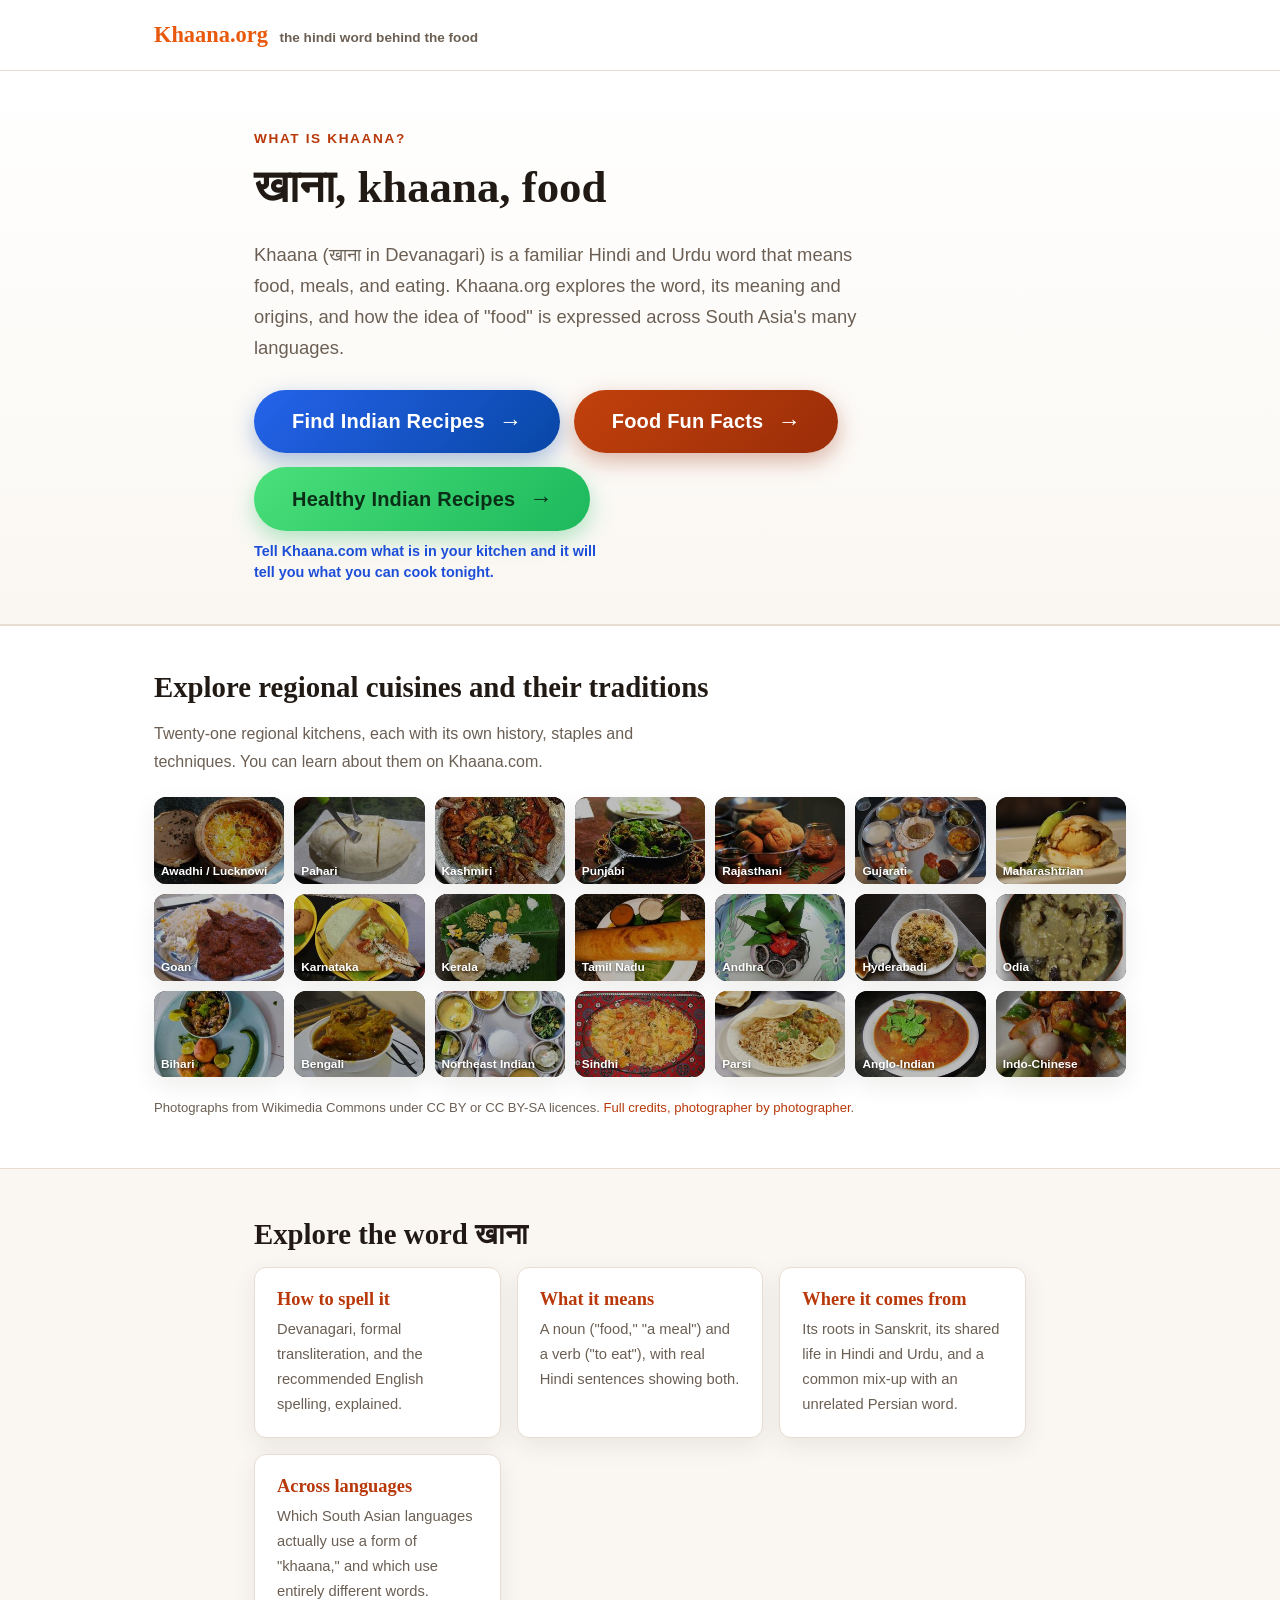
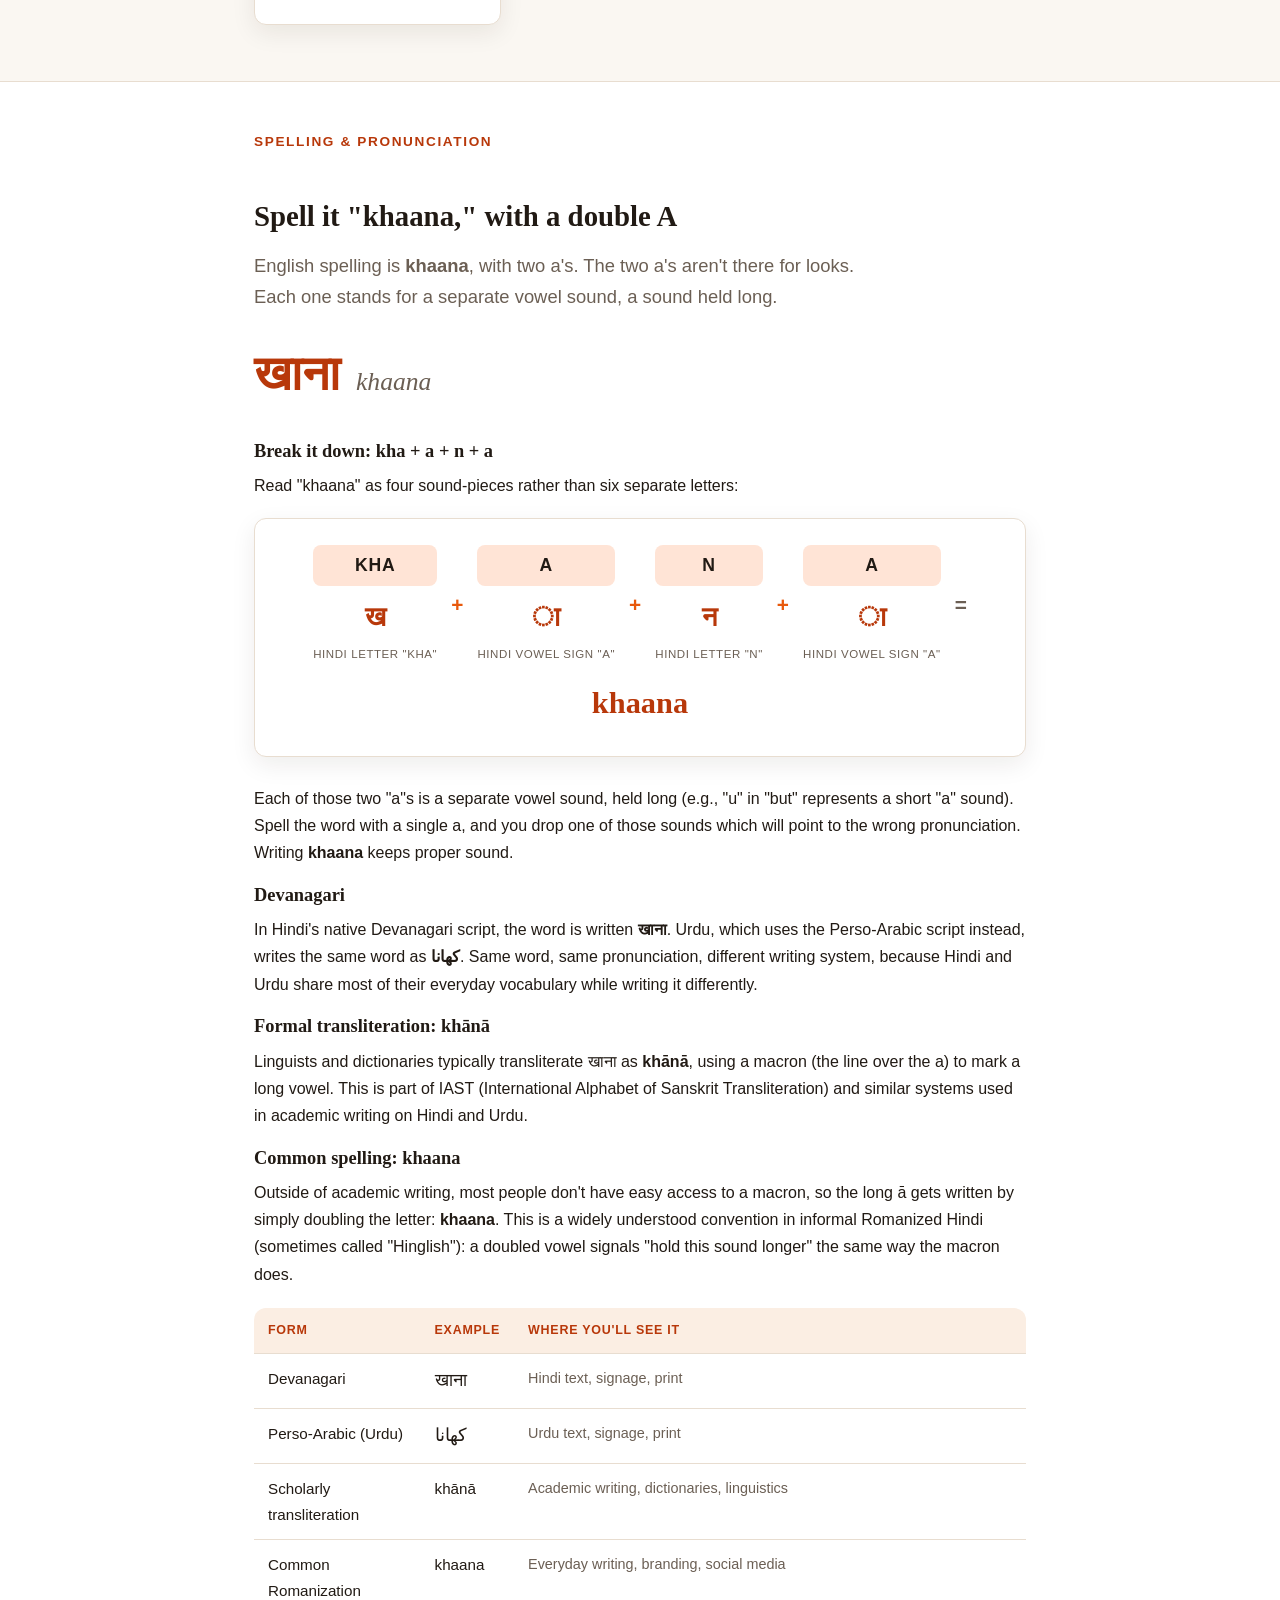
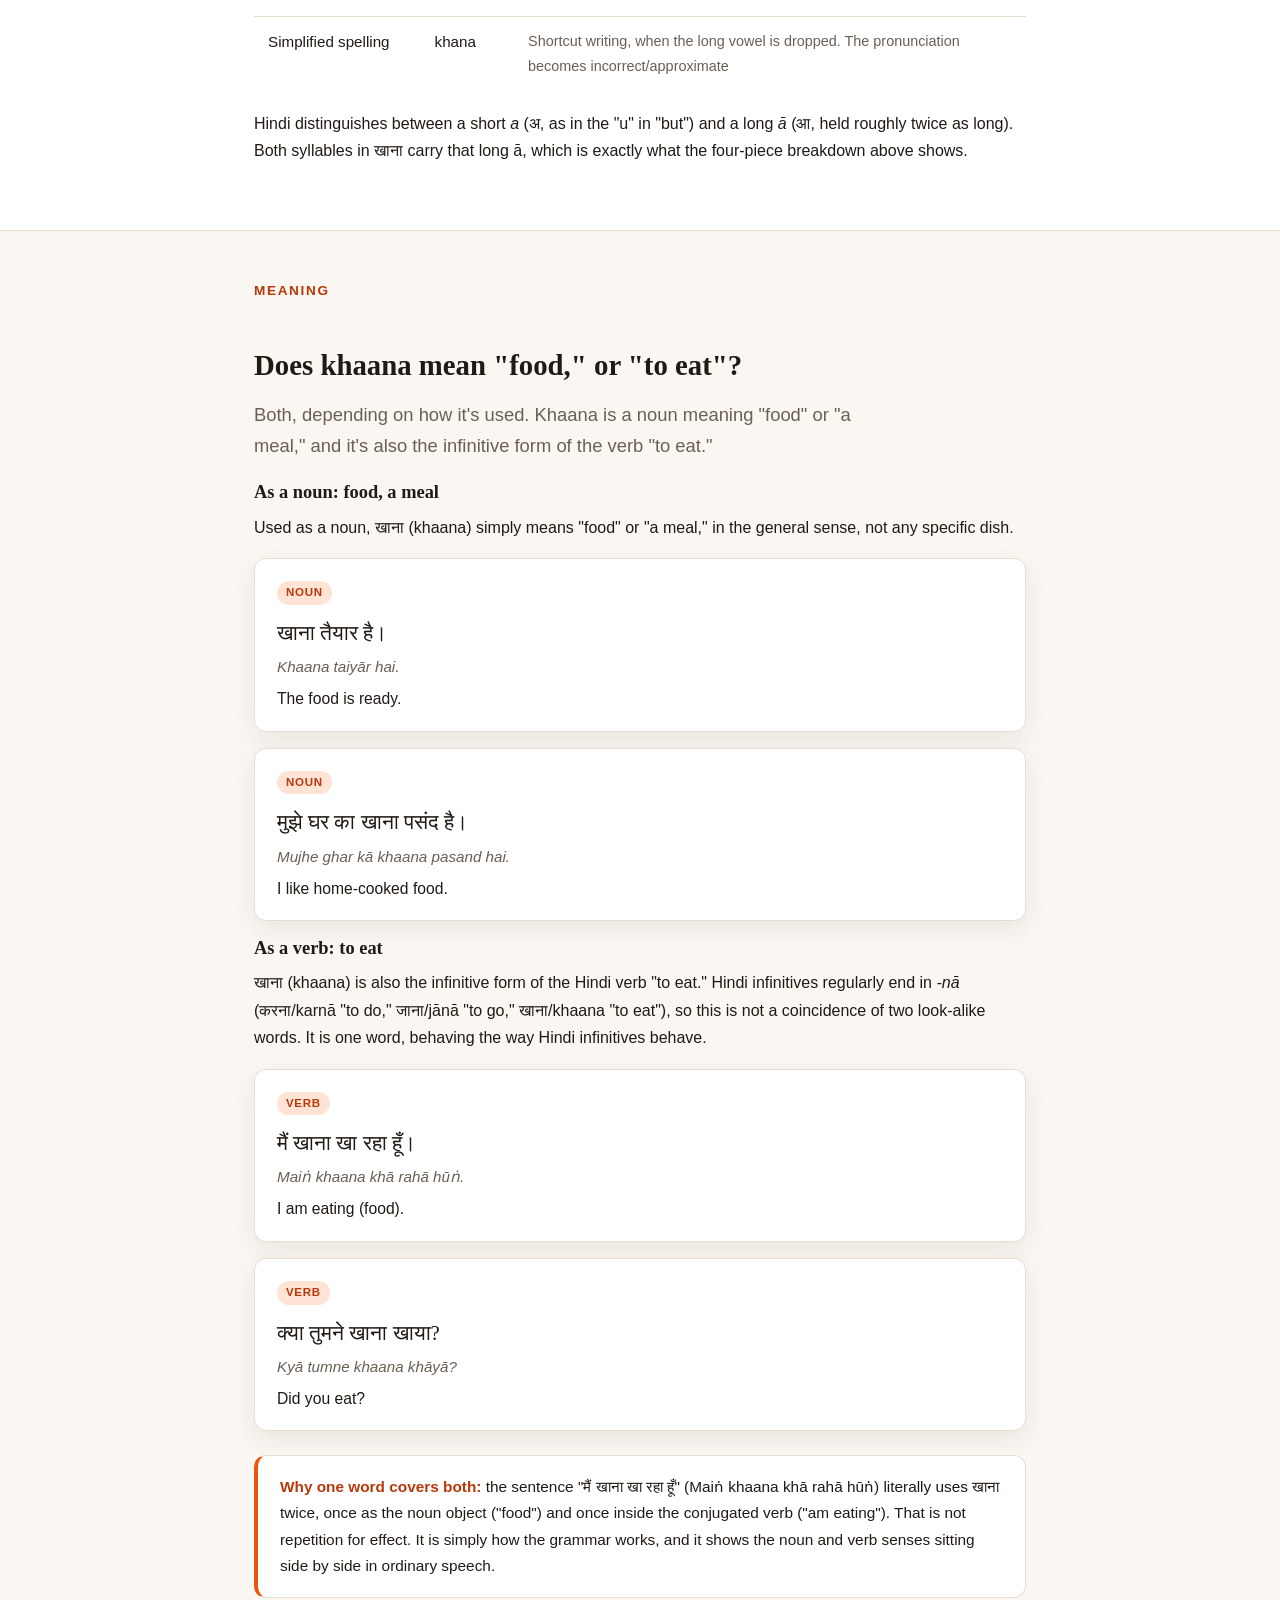
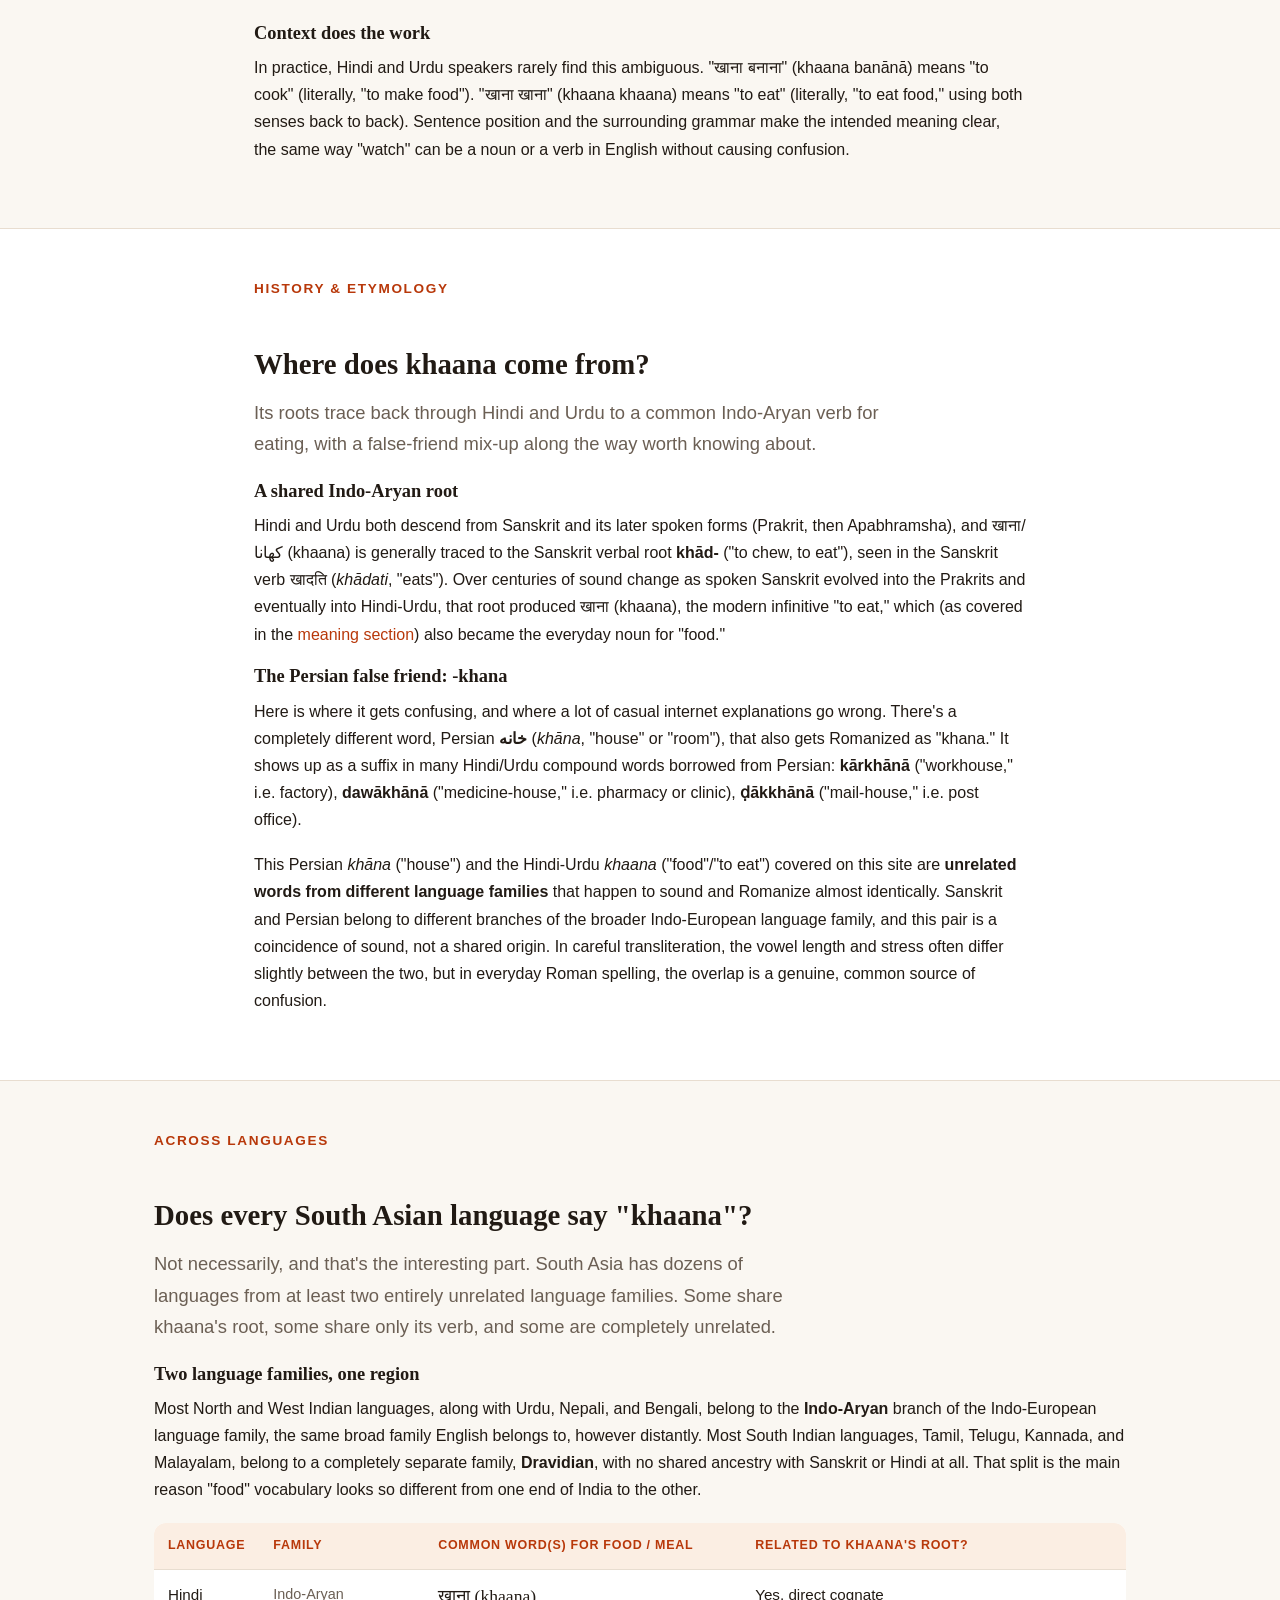
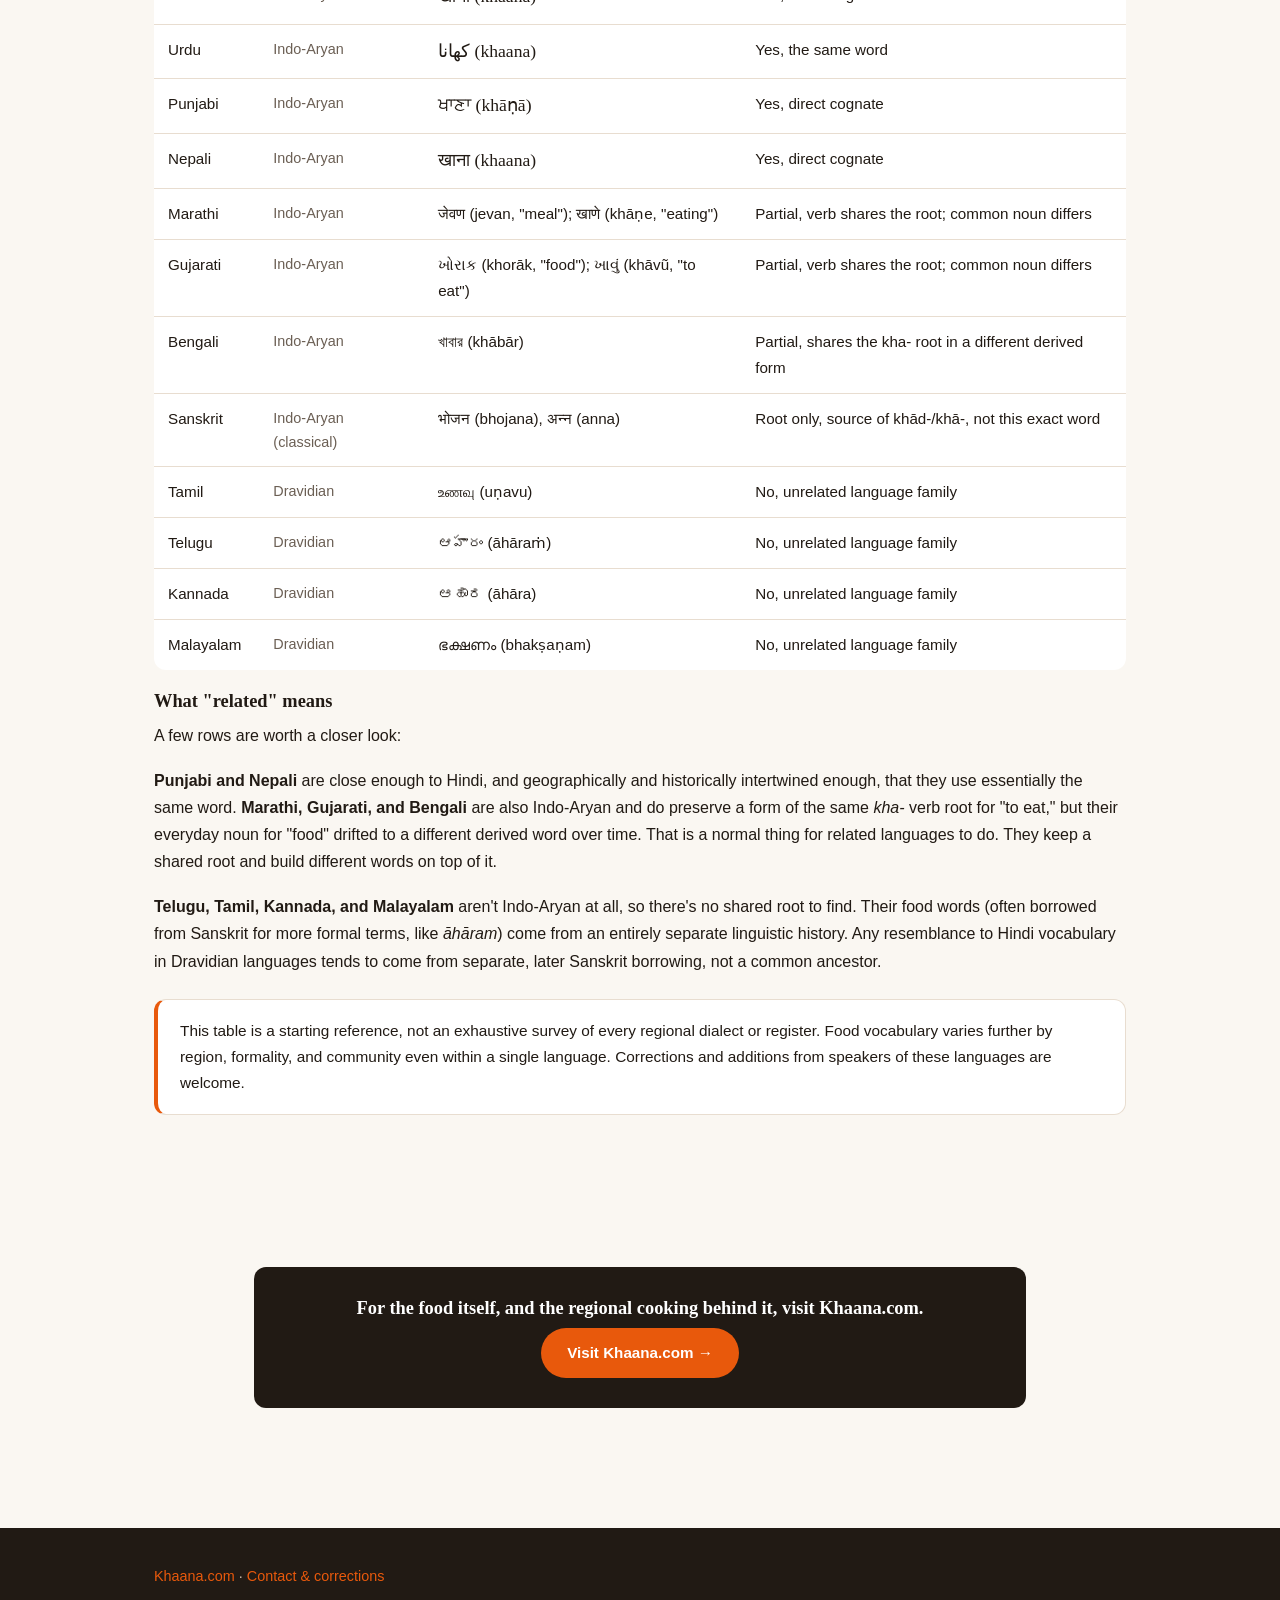
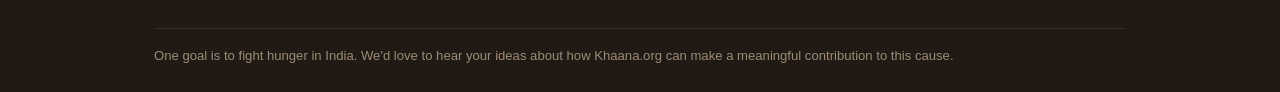
<file: index.html>
<!DOCTYPE html>
<html lang="en">
<head>
<meta charset="UTF-8" />
<meta name="viewport" content="width=device-width, initial-scale=1.0" />
<title>Khaana (खाना): Meaning, Spelling and Pronunciation in Hindi &amp; Urdu</title>
<meta name="description" content="What khaana (खाना) means in Hindi and Urdu, why it is spelled with two a's, how to pronounce it, where the word comes from, and how other South Asian languages say food." />
<link rel="canonical" href="https://khaana.org/" />
<meta property="og:type" content="website" />
<meta property="og:site_name" content="Khaana.org" />
<meta property="og:title" content="Khaana (खाना): what the word means in Hindi and Urdu" />
<meta property="og:description" content="How to spell and pronounce khaana, what it means, where it comes from, and how South Asian languages say food." />
<meta property="og:url" content="https://khaana.org/" />
<meta name="twitter:card" content="summary" />
<link rel="stylesheet" href="style.css" />
<script type="application/ld+json">
[
 {
  "@context": "https://schema.org",
  "@type": "WebSite",
  "name": "Khaana.org",
  "url": "https://khaana.org/",
  "description": "The Hindi and Urdu word khaana (खाना): what it means, how to spell and pronounce it, where it comes from, and how South Asian languages say food."
 },
 {
  "@context": "https://schema.org",
  "@type": "DefinedTerm",
  "name": "khaana",
  "alternateName": [
   "खाना",
   "کھانا",
   "khana",
   "khaanaa"
  ],
  "inDefinedTermSet": {
   "@type": "DefinedTermSet",
   "name": "Hindi and Urdu vocabulary"
  },
  "description": "Hindi and Urdu for food, a meal, or the infinitive verb to eat. Written खाना in Devanagari and کھانا in the Perso-Arabic script.",
  "url": "https://khaana.org/"
 },
 {
  "@context": "https://schema.org",
  "@type": "FAQPage",
  "mainEntity": [
   {
    "@type": "Question",
    "name": "Does khaana mean food or to eat?",
    "acceptedAnswer": {
     "@type": "Answer",
     "text": "Both, depending on how it is used. Khaana is a noun meaning food or a meal, and it is also the infinitive form of the verb to eat."
    }
   },
   {
    "@type": "Question",
    "name": "Is it spelled khaana or khana?",
    "acceptedAnswer": {
     "@type": "Answer",
     "text": "Khaana, with two a's. Each a stands for a separate vowel sound and both are held long. Spelling it khana drops one of those sounds and points to a different pronunciation."
    }
   },
   {
    "@type": "Question",
    "name": "How is khaana written in Devanagari and Urdu?",
    "acceptedAnswer": {
     "@type": "Answer",
     "text": "खाना in Devanagari, as Hindi writes it, and کھانا in the Perso-Arabic script, as Urdu writes it. Same word and same pronunciation in two writing systems."
    }
   },
   {
    "@type": "Question",
    "name": "Where does the word khaana come from?",
    "acceptedAnswer": {
     "@type": "Answer",
     "text": "Its roots trace back through Hindi and Urdu to a common Indo-Aryan verb for eating."
    }
   },
   {
    "@type": "Question",
    "name": "Does every South Asian language say khaana?",
    "acceptedAnswer": {
     "@type": "Answer",
     "text": "No. South Asia has dozens of languages from at least two unrelated families. Some share the root of khaana, some share only its verb, and some are unrelated to it entirely."
    }
   }
  ]
 }
]
</script>

</head>
<body>

<header class="site-header">
  <div class="nav-wrap">
    <a href="/" class="brand">Khaana.org <span>the hindi word behind the food</span></a>
  </div>
</header>

<div class="page-head">
  <div class="container">
    <div class="eyebrow">What is Khaana?</div>
    <h1>खाना, khaana, food</h1>
    <p class="lede">Khaana (खाना in Devanagari) is a familiar Hindi and Urdu word that means food, meals, and eating. Khaana.org explores the word, its meaning and origins, and how the idea of "food" is expressed across South Asia's many languages.</p>

    <!-- Straight through to the recipes. This site is about the word; anyone
         who arrived wanting the food should not have to find the footer link
         to get there. Same button as the one on khaana.com's home page. -->
    <p class="cook-cta-wrap">
      <span class="cta-row">
        <a class="cook-cta" href="https://khaana.com/cook.html">
          <span class="cook-cta-label">Find Indian Recipes</span>
          <span class="cook-cta-arrow" aria-hidden="true">&rarr;</span>
        </a>
        <a class="cook-cta cook-cta-terracotta" href="https://khaana.com/fun-facts.html">
          <span class="cook-cta-label">Food Fun Facts</span>
          <span class="cook-cta-arrow" aria-hidden="true">&rarr;</span>
        </a>
        <a class="cook-cta cook-cta-green" href="https://khaana.com/healthy-indian-recipes.html">
          <span class="cook-cta-label">Healthy Indian Recipes</span>
          <span class="cook-cta-arrow" aria-hidden="true">&rarr;</span>
        </a>
      </span>
      <span class="cook-cta-note">Tell Khaana.com what is in your kitchen and it will tell you what you can cook tonight.</span>
    </p>
  </div>
</div>

<section class="cuisines-band">
  <div class="container-wide">
    <h2 id="cuisines">Explore regional cuisines and their traditions</h2>
    <p class="cuisines-intro">Twenty-one regional kitchens, each with its own history, staples and
      techniques. You can learn about them on Khaana.com.</p>
    <div class="cuisine-grid">
        <a class="cuisine-tile" href="https://khaana.com/awadhi-lucknowi.html">
          <img src="assets/cuisines/awadhi-lucknowi.jpg" alt="" width="240" height="160" loading="lazy" decoding="async" />
          <span>Awadhi / Lucknowi</span>
        </a>
        <a class="cuisine-tile" href="https://khaana.com/pahari.html">
          <img src="assets/cuisines/pahari.jpg" alt="" width="240" height="160" loading="lazy" decoding="async" />
          <span>Pahari</span>
        </a>
        <a class="cuisine-tile" href="https://khaana.com/kashmiri.html">
          <img src="assets/cuisines/kashmiri.jpg" alt="" width="240" height="160" loading="lazy" decoding="async" />
          <span>Kashmiri</span>
        </a>
        <a class="cuisine-tile" href="https://khaana.com/punjabi.html">
          <img src="assets/cuisines/punjabi.jpg" alt="" width="240" height="160" loading="lazy" decoding="async" />
          <span>Punjabi</span>
        </a>
        <a class="cuisine-tile" href="https://khaana.com/rajasthani.html">
          <img src="assets/cuisines/rajasthani.jpg" alt="" width="240" height="160" loading="lazy" decoding="async" />
          <span>Rajasthani</span>
        </a>
        <a class="cuisine-tile" href="https://khaana.com/gujarati.html">
          <img src="assets/cuisines/gujarati.jpg" alt="" width="240" height="160" loading="lazy" decoding="async" />
          <span>Gujarati</span>
        </a>
        <a class="cuisine-tile" href="https://khaana.com/maharashtrian.html">
          <img src="assets/cuisines/maharashtrian.jpg" alt="" width="240" height="160" loading="lazy" decoding="async" />
          <span>Maharashtrian</span>
        </a>
        <a class="cuisine-tile" href="https://khaana.com/goan.html">
          <img src="assets/cuisines/goan.jpg" alt="" width="240" height="160" loading="lazy" decoding="async" />
          <span>Goan</span>
        </a>
        <a class="cuisine-tile" href="https://khaana.com/karnataka.html">
          <img src="assets/cuisines/karnataka.jpg" alt="" width="240" height="160" loading="lazy" decoding="async" />
          <span>Karnataka</span>
        </a>
        <a class="cuisine-tile" href="https://khaana.com/kerala.html">
          <img src="assets/cuisines/kerala.jpg" alt="" width="240" height="160" loading="lazy" decoding="async" />
          <span>Kerala</span>
        </a>
        <a class="cuisine-tile" href="https://khaana.com/tamil-nadu.html">
          <img src="assets/cuisines/tamil-nadu.jpg" alt="" width="240" height="160" loading="lazy" decoding="async" />
          <span>Tamil Nadu</span>
        </a>
        <a class="cuisine-tile" href="https://khaana.com/andhra.html">
          <img src="assets/cuisines/andhra.jpg" alt="" width="240" height="160" loading="lazy" decoding="async" />
          <span>Andhra</span>
        </a>
        <a class="cuisine-tile" href="https://khaana.com/hyderabadi.html">
          <img src="assets/cuisines/hyderabadi.jpg" alt="" width="240" height="160" loading="lazy" decoding="async" />
          <span>Hyderabadi</span>
        </a>
        <a class="cuisine-tile" href="https://khaana.com/odia.html">
          <img src="assets/cuisines/odia.jpg" alt="" width="240" height="160" loading="lazy" decoding="async" />
          <span>Odia</span>
        </a>
        <a class="cuisine-tile" href="https://khaana.com/bihari.html">
          <img src="assets/cuisines/bihari.jpg" alt="" width="240" height="160" loading="lazy" decoding="async" />
          <span>Bihari</span>
        </a>
        <a class="cuisine-tile" href="https://khaana.com/bengali.html">
          <img src="assets/cuisines/bengali.jpg" alt="" width="240" height="160" loading="lazy" decoding="async" />
          <span>Bengali</span>
        </a>
        <a class="cuisine-tile" href="https://khaana.com/northeast-indian.html">
          <img src="assets/cuisines/northeast-indian.jpg" alt="" width="240" height="160" loading="lazy" decoding="async" />
          <span>Northeast Indian</span>
        </a>
        <a class="cuisine-tile" href="https://khaana.com/sindhi.html">
          <img src="assets/cuisines/sindhi.jpg" alt="" width="240" height="160" loading="lazy" decoding="async" />
          <span>Sindhi</span>
        </a>
        <a class="cuisine-tile" href="https://khaana.com/parsi.html">
          <img src="assets/cuisines/parsi.jpg" alt="" width="240" height="160" loading="lazy" decoding="async" />
          <span>Parsi</span>
        </a>
        <a class="cuisine-tile" href="https://khaana.com/anglo-indian.html">
          <img src="assets/cuisines/anglo-indian.jpg" alt="" width="240" height="160" loading="lazy" decoding="async" />
          <span>Anglo-Indian</span>
        </a>
        <a class="cuisine-tile" href="https://khaana.com/indo-chinese.html">
          <img src="assets/cuisines/indo-chinese.jpg" alt="" width="240" height="160" loading="lazy" decoding="async" />
          <span>Indo-Chinese</span>
        </a>
    </div>
    <p class="cuisines-credit">Photographs from Wikimedia Commons under CC BY or CC BY-SA
      licences. <a href="https://khaana.com/credits.html">Full credits, photographer by
      photographer</a>.</p>
  </div>
</section>

<section>
  <div class="container">
    <h2>Explore the word खाना</h2>
    <div class="card-grid">
      <a class="nav-card" href="#spelling">
        <h3>How to spell it</h3>
        <p>Devanagari, formal transliteration, and the recommended English spelling, explained.</p>
      </a>
      <a class="nav-card" href="#meaning">
        <h3>What it means</h3>
        <p>A noun ("food," "a meal") and a verb ("to eat"), with real Hindi sentences showing both.</p>
      </a>
      <a class="nav-card" href="#history">
        <h3>Where it comes from</h3>
        <p>Its roots in Sanskrit, its shared life in Hindi and Urdu, and a common mix-up with an unrelated Persian word.</p>
      </a>
      <a class="nav-card" href="#languages">
        <h3>Across languages</h3>
        <p>Which South Asian languages actually use a form of "khaana," and which use entirely different words.</p>
      </a>
    </div>
  </div>
</section>

<section id="spelling" class="band-paper">
  <div class="container">
    <div class="eyebrow">Spelling &amp; pronunciation</div>
    <h2>Spell it "khaana," with a double A</h2>
    <p class="lede">English spelling is <strong>khaana</strong>, with two a's. The two a's aren't there for looks. Each one stands for a separate vowel sound, a sound held long.</p>

    <div class="word-display">
      <span class="dev">खाना</span>
      <span class="translit">khaana</span>
    </div>

    <h3>Break it down: kha + a + n + a</h3>
    <p>Read "khaana" as four sound-pieces rather than six separate letters:</p>

    <div class="breakdown">
      <div class="breakdown-piece">
        <div class="en">KHA</div>
        <div class="dev">ख</div>
        <div class="label">Hindi letter "kha"</div>
      </div>
      <div class="breakdown-plus">+</div>
      <div class="breakdown-piece">
        <div class="en">A</div>
        <div class="dev">ा</div>
        <div class="label">Hindi vowel sign "a"</div>
      </div>
      <div class="breakdown-plus">+</div>
      <div class="breakdown-piece">
        <div class="en">N</div>
        <div class="dev">न</div>
        <div class="label">Hindi letter "n"</div>
      </div>
      <div class="breakdown-plus">+</div>
      <div class="breakdown-piece">
        <div class="en">A</div>
        <div class="dev">ा</div>
        <div class="label">Hindi vowel sign "a"</div>
      </div>
      <div class="breakdown-equals">=</div>
      <div class="breakdown-result">khaana</div>
    </div>

    <p>Each of those two "a"s is a separate vowel sound, held long (e.g., "u" in "but" represents a short "a" sound). Spell the word with a single a, and you drop one of those sounds which will point to the wrong pronunciation. Writing <strong>khaana</strong> keeps proper sound.</p>

    <h3>Devanagari</h3>
    <p>In Hindi's native Devanagari script, the word is written <strong>खाना</strong>. Urdu, which uses the Perso-Arabic script instead, writes the same word as <strong>کھانا</strong>. Same word, same pronunciation, different writing system, because Hindi and Urdu share most of their everyday vocabulary while writing it differently.</p>

    <h3>Formal transliteration: khānā</h3>
    <p>Linguists and dictionaries typically transliterate खाना as <strong>khānā</strong>, using a macron (the line over the a) to mark a long vowel. This is part of IAST (International Alphabet of Sanskrit Transliteration) and similar systems used in academic writing on Hindi and Urdu.</p>

    <h3>Common spelling: khaana</h3>
    <p>Outside of academic writing, most people don't have easy access to a macron, so the long ā gets written by simply doubling the letter: <strong>khaana</strong>. This is a widely understood convention in informal Romanized Hindi (sometimes called "Hinglish"): a doubled vowel signals "hold this sound longer" the same way the macron does.</p>

    <div class="table-wrap">
      <table>
        <thead><tr><th>Form</th><th>Example</th><th>Where you'll see it</th></tr></thead>
        <tbody>
          <tr><td>Devanagari</td><td class="dev">खाना</td><td class="muted">Hindi text, signage, print</td></tr>
          <tr><td>Perso-Arabic (Urdu)</td><td class="dev">کھانا</td><td class="muted">Urdu text, signage, print</td></tr>
          <tr><td>Scholarly transliteration</td><td>khānā</td><td class="muted">Academic writing, dictionaries, linguistics</td></tr>
          <tr><td>Common Romanization</td><td>khaana</td><td class="muted">Everyday writing, branding, social media</td></tr>
          <tr><td>Simplified spelling</td><td>khana</td><td class="muted">Shortcut writing, when the long vowel is dropped. The pronunciation becomes incorrect/approximate</td></tr>
        </tbody>
      </table>
    </div>

    <p>Hindi distinguishes between a short <em>a</em> (अ, as in the "u" in "but") and a long <em>ā</em> (आ, held roughly twice as long). Both syllables in खाना carry that long ā, which is exactly what the four-piece breakdown above shows. 
</section>

<section id="meaning">
  <div class="container">
    <div class="eyebrow">Meaning</div>
    <h2>Does khaana mean "food," or "to eat"?</h2>
    <p class="lede">Both, depending on how it's used. Khaana is a noun meaning "food" or "a meal," and it's also the infinitive form of the verb "to eat."</p>

    <h3>As a noun: food, a meal</h3>
    <p>Used as a noun, खाना (khaana) simply means "food" or "a meal," in the general sense, not any specific dish.</p>

    <div class="example">
      <span class="tag">Noun</span>
      <div class="hi">खाना तैयार है।</div>
      <div class="translit">Khaana taiyār hai.</div>
      <div class="en">The food is ready.</div>
    </div>
    <div class="example">
      <span class="tag">Noun</span>
      <div class="hi">मुझे घर का खाना पसंद है।</div>
      <div class="translit">Mujhe ghar kā khaana pasand hai.</div>
      <div class="en">I like home-cooked food.</div>
    </div>

    <h3>As a verb: to eat</h3>
    <p>खाना (khaana) is also the infinitive form of the Hindi verb "to eat." Hindi infinitives regularly end in <em>-nā</em> (करना/karnā "to do," जाना/jānā "to go," खाना/khaana "to eat"), so this is not a coincidence of two look-alike words. It is one word, behaving the way Hindi infinitives behave.</p>

    <div class="example">
      <span class="tag">Verb</span>
      <div class="hi">मैं खाना खा रहा हूँ।</div>
      <div class="translit">Maiṅ khaana khā rahā hūṅ.</div>
      <div class="en">I am eating (food).</div>
    </div>
    <div class="example">
      <span class="tag">Verb</span>
      <div class="hi">क्या तुमने खाना खाया?</div>
      <div class="translit">Kyā tumne khaana khāyā?</div>
      <div class="en">Did you eat?</div>
    </div>

    <div class="callout">
      <strong>Why one word covers both:</strong> the sentence "मैं खाना खा रहा हूँ" (Maiṅ khaana khā rahā hūṅ) literally uses खाना twice, once as the noun object ("food") and once inside the conjugated verb ("am eating"). That is not repetition for effect. It is simply how the grammar works, and it shows the noun and verb senses sitting side by side in ordinary speech.
    </div>

    <h3>Context does the work</h3>
    <p>In practice, Hindi and Urdu speakers rarely find this ambiguous. "खाना बनाना" (khaana banānā) means "to cook" (literally, "to make food"). "खाना खाना" (khaana khaana) means "to eat" (literally, "to eat food," using both senses back to back). Sentence position and the surrounding grammar make the intended meaning clear, the same way "watch" can be a noun or a verb in English without causing confusion.</p>
  </div>
</section>

<section id="history" class="band-paper">
  <div class="container">
    <div class="eyebrow">History &amp; etymology</div>
    <h2>Where does khaana come from?</h2>
    <p class="lede">Its roots trace back through Hindi and Urdu to a common Indo-Aryan verb for eating, with a false-friend mix-up along the way worth knowing about.</p>

    <h3>A shared Indo-Aryan root</h3>
    <p>Hindi and Urdu both descend from Sanskrit and its later spoken forms (Prakrit, then Apabhramsha), and खाना/کھانا (khaana) is generally traced to the Sanskrit verbal root <strong>khād-</strong> ("to chew, to eat"), seen in the Sanskrit verb खादति (<em>khādati</em>, "eats"). Over centuries of sound change as spoken Sanskrit evolved into the Prakrits and eventually into Hindi-Urdu, that root produced खाना (khaana), the modern infinitive "to eat," which (as covered in the <a href="#meaning">meaning section</a>) also became the everyday noun for "food."</p>

    <h3>The Persian false friend: -khana</h3>
    <p>Here is where it gets confusing, and where a lot of casual internet explanations go wrong. There's a completely different word, Persian <strong>خانه</strong> (<em>khāna</em>, "house" or "room"), that also gets Romanized as "khana." It shows up as a suffix in many Hindi/Urdu compound words borrowed from Persian: <strong>kārkhānā</strong> ("workhouse," i.e. factory), <strong>dawākhānā</strong> ("medicine-house," i.e. pharmacy or clinic), <strong>ḍākkhānā</strong> ("mail-house," i.e. post office).</p>
    <p>This Persian <em>khāna</em> ("house") and the Hindi-Urdu <em>khaana</em> ("food"/"to eat") covered on this site are <strong>unrelated words from different language families</strong> that happen to sound and Romanize almost identically. Sanskrit and Persian belong to different branches of the broader Indo-European language family, and this pair is a coincidence of sound, not a shared origin. In careful transliteration, the vowel length and stress often differ slightly between the two, but in everyday Roman spelling, the overlap is a genuine, common source of confusion.</p>

  </div>
</section>

<section id="languages">
  <div class="container-wide">
    <div class="eyebrow">Across languages</div>
    <h2>Does every South Asian language say "khaana"?</h2>
    <p class="lede">Not necessarily, and that's the interesting part. South Asia has dozens of languages from at least two entirely unrelated language families. Some share khaana's root, some share only its verb, and some are completely unrelated.</p>

    <h3>Two language families, one region</h3>
    <p>Most North and West Indian languages, along with Urdu, Nepali, and Bengali, belong to the <strong>Indo-Aryan</strong> branch of the Indo-European language family, the same broad family English belongs to, however distantly. Most South Indian languages, Tamil, Telugu, Kannada, and Malayalam, belong to a completely separate family, <strong>Dravidian</strong>, with no shared ancestry with Sanskrit or Hindi at all. That split is the main reason "food" vocabulary looks so different from one end of India to the other.</p>

    <div class="table-wrap">
      <table>
        <thead>
          <tr><th>Language</th><th>Family</th><th>Common word(s) for food / meal</th><th>Related to khaana's root?</th></tr>
        </thead>
        <tbody>
          <tr><td>Hindi</td><td class="muted">Indo-Aryan</td><td class="dev">खाना (khaana)</td><td>Yes, direct cognate</td></tr>
          <tr><td>Urdu</td><td class="muted">Indo-Aryan</td><td class="dev">کھانا (khaana)</td><td>Yes, the same word</td></tr>
          <tr><td>Punjabi</td><td class="muted">Indo-Aryan</td><td class="dev">ਖਾਣਾ (khāṇā)</td><td>Yes, direct cognate</td></tr>
          <tr><td>Nepali</td><td class="muted">Indo-Aryan</td><td class="dev">खाना (khaana)</td><td>Yes, direct cognate</td></tr>
          <tr><td>Marathi</td><td class="muted">Indo-Aryan</td><td>जेवण (jevan, "meal"); खाणे (khāṇe, "eating")</td><td>Partial, verb shares the root; common noun differs</td></tr>
          <tr><td>Gujarati</td><td class="muted">Indo-Aryan</td><td>ખોરાક (khorāk, "food"); ખાવું (khāvũ, "to eat")</td><td>Partial, verb shares the root; common noun differs</td></tr>
          <tr><td>Bengali</td><td class="muted">Indo-Aryan</td><td>খাবার (khābār)</td><td>Partial, shares the kha- root in a different derived form</td></tr>
          <tr><td>Sanskrit</td><td class="muted">Indo-Aryan (classical)</td><td>भोजन (bhojana), अन्न (anna)</td><td>Root only, source of khād-/khā-, not this exact word</td></tr>
          <tr><td>Tamil</td><td class="muted">Dravidian</td><td>உணவு (uṇavu)</td><td>No, unrelated language family</td></tr>
          <tr><td>Telugu</td><td class="muted">Dravidian</td><td>ఆహారం (āhāraṁ)</td><td>No, unrelated language family</td></tr>
          <tr><td>Kannada</td><td class="muted">Dravidian</td><td>ಆಹಾರ (āhāra)</td><td>No, unrelated language family</td></tr>
          <tr><td>Malayalam</td><td class="muted">Dravidian</td><td>ഭക്ഷണം (bhakṣaṇam)</td><td>No, unrelated language family</td></tr>
        </tbody>
      </table>
    </div>

    <h3>What "related" means </h3>
    <p>A few rows are worth a closer look:</p>
    <p><strong>Punjabi and Nepali</strong> are close enough to Hindi, and geographically and historically intertwined enough, that they use essentially the same word. <strong>Marathi, Gujarati, and Bengali</strong> are also Indo-Aryan and do preserve a form of the same <em>kha-</em> verb root for "to eat," but their everyday noun for "food" drifted to a different derived word over time. That is a normal thing for related languages to do. They keep a shared root and build different words on top of it.</p>
    <p><strong>Telugu, Tamil, Kannada, and Malayalam</strong> aren't Indo-Aryan at all, so there's no shared root to find. Their food words (often borrowed from Sanskrit for more formal terms, like <em>āhāram</em>) come from an entirely separate linguistic history. Any resemblance to Hindi vocabulary in Dravidian languages tends to come from separate, later Sanskrit borrowing, not a common ancestor.</p>

    <div class="callout">
      This table is a starting reference, not an exhaustive survey of every regional dialect or register. Food vocabulary varies further by region, formality, and community even within a single language. Corrections and additions from speakers of these languages are welcome.
    </div>
  </div>
</section>

<section>
  <div class="container">
    <div class="cta-panel">
      <h3>For the food itself, and the regional cooking behind it, visit Khaana.com.</h3>
      <a class="cta-btn" href="https://khaana.com">Visit Khaana.com &rarr;</a>
    </div>
  </div>
</section>

<footer class="site-footer">
  <div class="container-wide">
    <div><a href="https://khaana.com">Khaana.com</a> &middot; <a href="mailto:strategychoice1@gmail.com">Contact &amp; corrections</a></div>
    <div class="foot-note">One goal is to fight hunger in India. We'd love to hear your ideas about how Khaana.org can make a meaningful contribution to this cause. </div>
  </div>
</footer>

</body>
</html>
</file>
<file: style.css>
:root {
  --cream: #faf7f2;
  --paper: #ffffff;
  --ink: #211a14;
  --ink-soft: #6b5f54;
  --accent: #e8590c;
  --accent-dark: #b8380a;
  --line: #e8ddd0;
  --devanagari: #b8380a;
  --radius: 12px;
  --shadow: 0 8px 24px rgba(35, 20, 8, 0.08);
  --serif: 'Georgia', 'Iowan Old Style', 'Palatino Linotype', serif;
  --sans: -apple-system, BlinkMacSystemFont, 'Segoe UI', Helvetica, Arial, sans-serif;
}

* { box-sizing: border-box; }
html { scroll-behavior: smooth; }

body {
  margin: 0;
  font-family: var(--sans);
  color: var(--ink);
  background: var(--cream);
  line-height: 1.7;
  overflow-x: hidden;
  -webkit-text-size-adjust: 100%;
}

img { max-width: 100%; display: block; }
a { color: var(--accent-dark); text-decoration: none; }
a:hover { text-decoration: underline; }

h1, h2, h3 {
  font-family: var(--serif);
  font-weight: 700;
  color: var(--ink);
  line-height: 1.25;
  margin: 0 0 0.5em;
}
h1 { font-size: clamp(1.9rem, 4.5vw, 2.8rem); }
h2 { font-size: clamp(1.4rem, 2.8vw, 1.8rem); margin-top: 1.6em; }
h2:first-child { margin-top: 0; }
h3 { font-size: 1.15rem; }

p { margin: 0 0 1.1em; }

.container { max-width: 820px; margin: 0 auto; padding: 0 24px; }
.container-wide { max-width: 1020px; margin: 0 auto; padding: 0 24px; }

/* ---------- Header ---------- */
.site-header {
  background: var(--paper);
  border-bottom: 1px solid var(--line);
  position: sticky;
  top: 0;
  z-index: 100;
}
.nav-wrap {
  max-width: 1020px;
  margin: 0 auto;
  padding: 16px 24px;
  display: flex;
  align-items: center;
  justify-content: space-between;
  flex-wrap: wrap;
  gap: 10px;
}
.brand {
  font-family: var(--serif);
  font-size: 1.4rem;
  font-weight: 700;
  color: var(--accent);
}
.brand span { color: var(--ink-soft); font-family: var(--sans); font-size: 0.85rem; font-weight: 600; margin-left: 6px; }
.nav-links { display: flex; flex-wrap: wrap; gap: 4px 20px; list-style: none; margin: 0; padding: 0; }
.nav-links a { color: var(--ink-soft); font-size: 0.95rem; font-weight: 600; }
.nav-links a:hover, .nav-links a.active { color: var(--accent-dark); text-decoration: none; }

/* ---------- Hero / page head ---------- */
.page-head {
  padding: 56px 0 40px;
  border-bottom: 1px solid var(--line);
  background: linear-gradient(180deg, #fff 0%, var(--cream) 100%);
}
.page-head .eyebrow {
  text-transform: uppercase;
  letter-spacing: 0.12em;
  font-size: 0.85rem;
  font-weight: 700;
  color: var(--accent-dark);
  margin-bottom: 10px;
}
.page-head p.lede { font-size: 1.15rem; color: var(--ink-soft); max-width: 640px; }

/* ---------- Sections ---------- */
section { padding: 48px 0; scroll-margin-top: 84px; }
section.tight { padding: 28px 0; }
section.band-paper { background: var(--paper); border-top: 1px solid var(--line); border-bottom: 1px solid var(--line); }

.eyebrow {
  text-transform: uppercase;
  letter-spacing: 0.12em;
  font-size: 0.85rem;
  font-weight: 700;
  color: var(--accent-dark);
  margin-bottom: 10px;
}
section p.lede { font-size: 1.15rem; color: var(--ink-soft); max-width: 640px; }

/* ---------- Spelling breakdown ---------- */
.breakdown {
  display: flex;
  align-items: center;
  justify-content: center;
  flex-wrap: wrap;
  gap: 14px;
  background: var(--paper);
  border: 1px solid var(--line);
  border-radius: var(--radius);
  padding: 26px 20px;
  margin: 18px 0 28px;
  box-shadow: var(--shadow);
}
.breakdown-piece { text-align: center; }
.breakdown-piece .en {
  font-family: var(--sans);
  font-weight: 700;
  font-size: 1.1rem;
  letter-spacing: 0.04em;
  color: var(--ink);
  background: #ffe4d6;
  border-radius: 8px;
  padding: 6px 14px;
  margin-bottom: 8px;
}
.breakdown-piece .dev { font-family: var(--serif); font-size: 1.7rem; font-weight: 700; color: var(--devanagari); }
.breakdown-piece .label { font-size: 0.72rem; color: var(--ink-soft); text-transform: uppercase; letter-spacing: 0.05em; margin-top: 4px; }
.breakdown-plus { font-size: 1.3rem; font-weight: 700; color: var(--accent); }
.breakdown-equals { font-size: 1.3rem; font-weight: 700; color: var(--ink-soft); }
.breakdown-result {
  font-family: var(--serif);
  font-size: 1.9rem;
  font-weight: 700;
  color: var(--accent-dark);
}

/* ---------- Devanagari word display ---------- */
.word-display {
  display: flex;
  align-items: baseline;
  gap: 16px;
  flex-wrap: wrap;
  margin: 10px 0 26px;
}
.word-display .dev { font-family: var(--serif); font-size: 3rem; font-weight: 700; color: var(--devanagari); }
.word-display .translit { font-family: var(--serif); font-style: italic; font-size: 1.6rem; color: var(--ink-soft); }

/* ---------- Callout boxes ---------- */
.callout {
  background: var(--paper);
  border: 1px solid var(--line);
  border-left: 4px solid var(--accent);
  border-radius: var(--radius);
  padding: 18px 22px;
  margin: 24px 0;
  font-size: 0.96rem;
}
.callout.notice { border-left-color: #b8380a; }
.callout strong { color: var(--accent-dark); }

/* ---------- Example sentence card ---------- */
.example {
  background: var(--paper);
  border: 1px solid var(--line);
  border-radius: var(--radius);
  padding: 18px 22px;
  margin: 16px 0;
  box-shadow: var(--shadow);
}
.example .hi { font-family: var(--serif); font-size: 1.3rem; color: var(--ink); margin-bottom: 4px; }
.example .translit { color: var(--ink-soft); font-style: italic; font-size: 0.95rem; margin-bottom: 6px; }
.example .en { font-size: 0.98rem; }
.example .tag {
  display: inline-block;
  font-size: 0.72rem;
  font-weight: 700;
  text-transform: uppercase;
  letter-spacing: 0.06em;
  color: var(--accent-dark);
  background: #ffe4d6;
  padding: 2px 9px;
  border-radius: 999px;
  margin-bottom: 10px;
}

/* ---------- Tables ---------- */
.table-wrap { overflow-x: auto; margin: 20px 0; }
table { width: 100%; border-collapse: collapse; font-size: 0.95rem; background: var(--paper); border-radius: var(--radius); overflow: hidden; }
th, td { text-align: left; padding: 12px 14px; border-bottom: 1px solid var(--line); vertical-align: top; }
th { background: #fbeee3; font-size: 0.78rem; text-transform: uppercase; letter-spacing: 0.06em; color: var(--accent-dark); }
tr:last-child td { border-bottom: none; }
td.dev { font-family: var(--serif); font-size: 1.1rem; }
td.muted { color: var(--ink-soft); font-size: 0.9rem; }

/* ---------- Section nav cards (home) ---------- */
.card-grid {
  display: grid;
  grid-template-columns: repeat(auto-fit, minmax(220px, 1fr));
  gap: 16px;
  margin: 8px 0;
}
.nav-card {
  display: block;
  background: var(--paper);
  border: 1px solid var(--line);
  border-radius: var(--radius);
  padding: 20px 22px;
  box-shadow: var(--shadow);
  transition: transform 0.15s ease;
}
.nav-card:hover { transform: translateY(-3px); text-decoration: none; }
.nav-card h3 { margin-bottom: 6px; color: var(--accent-dark); }
.nav-card p { color: var(--ink-soft); font-size: 0.92rem; margin: 0; }

/* ---------- CTA to Khaana.com ---------- */
.cta-panel {
  background: #211a14;
  color: #f3e8dc;
  border-radius: var(--radius);
  padding: 30px 32px;
  margin: 32px 0;
  text-align: center;
}
.cta-panel h3 { color: #fff; margin-bottom: 8px; }
.cta-panel p { color: #d8c6b4; margin-bottom: 18px; }
.cta-btn {
  display: inline-block;
  background: var(--accent);
  color: #fff;
  padding: 12px 26px;
  border-radius: 999px;
  font-weight: 700;
  font-size: 0.95rem;
}
.cta-btn:hover { background: var(--accent-dark); text-decoration: none; }

/* ---------- Footer ---------- */
.site-footer {
  background: #211a14;
  color: #cbbba9;
  padding: 36px 0 24px;
  margin-top: 40px;
  font-size: 0.9rem;
}
.site-footer .container-wide { display: flex; flex-wrap: wrap; justify-content: space-between; gap: 20px; align-items: center; }
.site-footer a { color: var(--accent); }
.site-footer .foot-note { width: 100%; border-top: 1px solid #3a2e22; margin-top: 20px; padding-top: 16px; font-size: 0.82rem; color: #9c8b78; }

@media (max-width: 640px) {
  .word-display .dev { font-size: 2.2rem; }
  .word-display .translit { font-size: 1.2rem; }
}

/* ---------- Phones ---------- */
@media (max-width: 560px) {
  .container, .container-wide { padding: 0 18px; }
  section { padding: 40px 0; scroll-margin-top: 70px; }
  .page-head { padding: 38px 0 30px; }
  .nav-wrap { padding: 14px 18px; }
  .brand { font-size: 1.25rem; }
  .brand span { display: block; margin-left: 0; margin-top: 2px; }

  .page-head p.lede, section p.lede { font-size: 1.06rem; }

  /* Spelling breakdown: tighter so kha + a + n + a fits comfortably */
  .breakdown { gap: 10px; padding: 20px 12px; }
  .breakdown-piece .en { font-size: 1rem; padding: 5px 11px; }
  .breakdown-piece .dev { font-size: 1.45rem; }
  .breakdown-result { font-size: 1.6rem; }

  .callout, .example { padding: 16px 18px; }

  /* Tables: smaller cells; they still scroll sideways inside .table-wrap */
  table { font-size: 0.9rem; }
  th, td { padding: 9px 10px; }
  td.dev { font-size: 1rem; }

  .cta-panel { padding: 24px 20px; }

  .site-footer .container-wide { flex-direction: column; align-items: flex-start; gap: 12px; }
}


/* ---------- through to the recipes ----------
   The same button khaana.com uses for its primary action, so the two sites
   read as one family. The light stop of the gradient is #2563eb because the
   hover brightens by 8% and it is the hovered colour that has to clear AA:
   5.17:1 at rest, 4.54:1 hovered. */
.cook-cta-wrap {
  margin: 26px 0 0;
  display: flex;
  flex-direction: column;
  align-items: flex-start;
  gap: 10px;
}
.cook-cta {
  display: inline-flex;
  align-items: center;
  gap: 14px;
  padding: 18px 38px;
  border-radius: 999px;
  background: linear-gradient(135deg, #2563eb, #0847a6);
  color: #fff;
  font-size: 1.25rem;
  font-weight: 800;
  line-height: 1.2;
  text-decoration: none;
  box-shadow: 0 8px 22px rgba(8, 71, 166, 0.34);
  transition: transform 0.16s ease, box-shadow 0.16s ease, filter 0.16s ease;
}
.cook-cta:hover {
  text-decoration: none;
  transform: translateY(-2px);
  filter: brightness(1.08);
  box-shadow: 0 14px 32px rgba(8, 71, 166, 0.42);
}
.cook-cta-label { letter-spacing: 0.01em; }
.cook-cta-arrow { font-size: 1.15em; }
.cook-cta-note {
  font-size: 0.9rem;
  font-weight: 600;
  color: #1d4ed8;
  max-width: 44ch;
  line-height: 1.5;
}

@media (max-width: 620px) {
  /* Full width and a 48px target on a phone, like every other control. */
  .cook-cta { width: 100%; justify-content: center; padding: 16px 24px; font-size: 1.1rem; }
  .cook-cta-note { font-size: 0.85rem; }
}

/* ---------- Regional cuisines ---------- */
/* Twenty-one doors through to Khaana.com. Pictures rather than a list of
   names, because a reader who does not know Awadhi from Chettinad recognises
   the food long before the label. */
.cuisines-band {
  background: var(--paper);
  border-top: 1px solid var(--line);
  border-bottom: 1px solid var(--line);
  padding: 44px 0 48px;
}
.cuisines-intro { color: var(--ink-soft); max-width: 60ch; margin: 0 0 22px; }

.cuisine-grid {
  display: grid;
  /* Fixed columns, not auto-fill. Twenty-one divides evenly by seven and by
     three and by nothing else useful, so those are the only two counts that
     do not leave a ragged last row. Seven across on a desktop, three on a
     phone: three complete rows either way. */
  grid-template-columns: repeat(7, 1fr);
  gap: 10px;
}
.cuisine-tile {
  display: block; position: relative;
  border-radius: var(--radius); overflow: hidden;
  background: var(--ink); box-shadow: var(--shadow);
  transition: transform 0.15s ease;
}
.cuisine-tile img {
  display: block; width: 100%; height: auto; aspect-ratio: 3 / 2;
  object-fit: cover;
  /* Dimmed so the label stays readable over whatever the photograph is
     doing, and brought back up on hover. */
  filter: brightness(0.74);
  transition: filter 0.15s ease, transform 0.3s ease;
}
.cuisine-tile span {
  position: absolute; left: 0; right: 0; bottom: 0;
  padding: 6px 7px;
  font-weight: 700; font-size: 0.74rem; line-height: 1.2; color: #fff;
  text-shadow: 0 1px 3px rgba(0,0,0,0.55);
}
.cuisine-tile:hover { transform: translateY(-3px); text-decoration: none; }
.cuisine-tile:hover img { filter: brightness(0.92); transform: scale(1.04); }
.cuisine-tile:focus-visible { outline: 3px solid var(--accent); outline-offset: 2px; }

.cuisines-credit { margin: 20px 0 0; font-size: 0.82rem; color: var(--ink-soft); }

@media (prefers-reduced-motion: reduce) {
  .cuisine-tile, .cuisine-tile img { transition: none; }
  .cuisine-tile:hover { transform: none; }
  .cuisine-tile:hover img { transform: none; }
}
/* Below this seven columns puts the tiles under about 100px and the labels
   start breaking mid-word. Three keeps the grid even. */
@media (max-width: 820px) {
  .cuisine-grid { grid-template-columns: repeat(3, 1fr); gap: 8px; }
}
@media (max-width: 640px) {
  .cuisine-tile span { font-size: 0.68rem; padding: 5px 6px; }
}

/* The two buttons sit side by side and wrap together on a narrow screen. */
.cta-row { display: flex; flex-wrap: wrap; gap: 14px; }

/* The two colours beside the blue button. Named for the colour rather than
   for what they point at, since which button wears which has changed once
   already and the class should not have to be renamed when it changes again.

   Green: the text is dark rather than white, and that is not a style choice.
   A green bright enough to read as bright leaves white text at about 2:1,
   nowhere near the 4.5 AA needs — #22c55e hovered measures 1.97:1 against
   white. Dark green text gives 5.41:1 on the darkest stop of this gradient
   and 8.9:1 on the lightest, so the button stays as bright as asked for and
   is still readable. Hover brightens by 8% as the blue one does, which here
   improves contrast rather than eroding it.

   Terracotta: not the site's --accent. #e8590c carries white text at 3.58:1,
   under 4.5, and the same 8% hover takes it to 3.33. This gradient runs
   #c2410c at 5.18:1 to #9a2d08 at 7.63:1 and still clears AA hovered. */
.cook-cta-green {
  background: linear-gradient(135deg, #4ae07a, #1cb85c);
  color: #0b2e17;
  box-shadow: 0 8px 22px rgba(28, 184, 92, 0.34);
}
.cook-cta-green:hover { color: #0b2e17; box-shadow: 0 14px 32px rgba(28, 184, 92, 0.42); }

.cook-cta-terracotta {
  background: linear-gradient(135deg, #c2410c, #9a2d08);
  box-shadow: 0 8px 22px rgba(154, 45, 8, 0.34);
}
.cook-cta-terracotta:hover { box-shadow: 0 14px 32px rgba(154, 45, 8, 0.42); }
</file>
